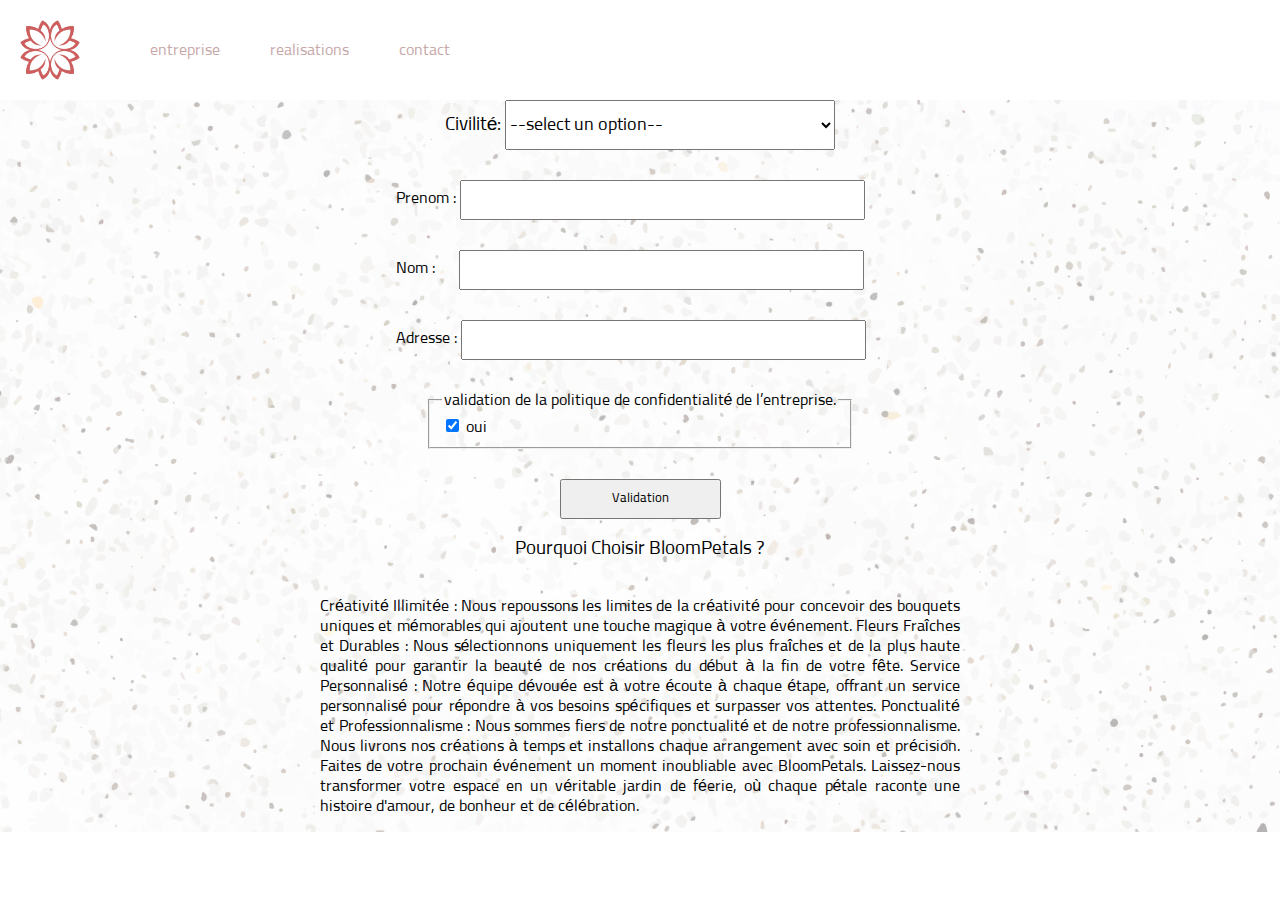
<file: BloomPetal Project/contact.html>
<!DOCTYPE html>
<html lang="fr">
<head>
  <meta charset="UTF-8">
  <meta name="viewport" content="width=device-width, initial-scale=1.0">
  <title>Bloom Petales</title>
  <link rel="stylesheet" href="css/style.css">
</head>
<body>
 
    <header class="head-page">
      <img src="logo/pngtree-blossom-flower-petals-logo-template-illustration-design-png-image_5564419.png" alt="logo du site">

      <nav class="nav">

       <p><a href="http://127.0.0.1:5500/entreprise.html">entreprise</a></p>
       <p><a href="http://127.0.0.1:5500/realisations.html">realisations</a></p>
       <p><a href="http://127.0.0.1:5500/contact.html">contact</a></p>
      </nav>

    </header>
    
<section class="contact">
  <div class="list-dero">
    <label for="select-civilite">Civilité:</label>

    <select name="civilite" id="civilite-select">
      <option value="">--select un option--</option>
      <option value="femme">femme</option>
      <option value="homme">homme</option>
      <option value="autre">autre</option>
    </select>
  </div>

<div class="selecteur">
  <div class="name-select">
    <label for="prenom">Prenom :</label>
    <input type="text" id="prenom" prenom="prenom"/>
  </div>
   <div class="nom-select">
  <label for="nom" id="nom">Nom :</label>
    <input type="text" id="nom" nom="nom"/>
  </div>
  <div class="adresse-select">
    <label for="adresse">Adresse :</label>
    <input type="text" id="adresse" nom="adresse"/>
  </div>
</div>



  <div class="checkbox">
    <fieldset>
      <legend>validation de la politique de confidentialité
        de l’entreprise.</legend>

        <div>
          <input type="checkbox" id="oui" name="oui" checked />
          <label for="oui">oui</label>
        </div>     
  </div>

  <div class="validation-bouton">
    <button>Validation</button>
  </div>

  <div class="contact-discription">
    <h3>Pourquoi Choisir BloomPetals ?</h3>

    <p>Créativité Illimitée : Nous repoussons les limites de la créativité pour concevoir des
      bouquets uniques et mémorables qui ajoutent une touche magique à votre
      événement.
      Fleurs Fraîches et Durables : Nous sélectionnons uniquement les fleurs les plus
      fraîches et de la plus haute qualité pour garantir la beauté de nos créations du début
      à la fin de votre fête.
      Service Personnalisé : Notre équipe dévouée est à votre écoute à chaque étape,
      offrant un service personnalisé pour répondre à vos besoins spécifiques et surpasser
      vos attentes.
      Ponctualité et Professionnalisme : Nous sommes fiers de notre ponctualité et de
      notre professionnalisme. Nous livrons nos créations à temps et installons chaque
      arrangement avec soin et précision.
      Faites de votre prochain événement un moment inoubliable avec BloomPetals. Laissez-nous
      transformer votre espace en un véritable jardin de féerie, où chaque pétale raconte une
      histoire d'amour, de bonheur et de célébration.</p>
  </div>

</section>

</body>
</html>
</file>
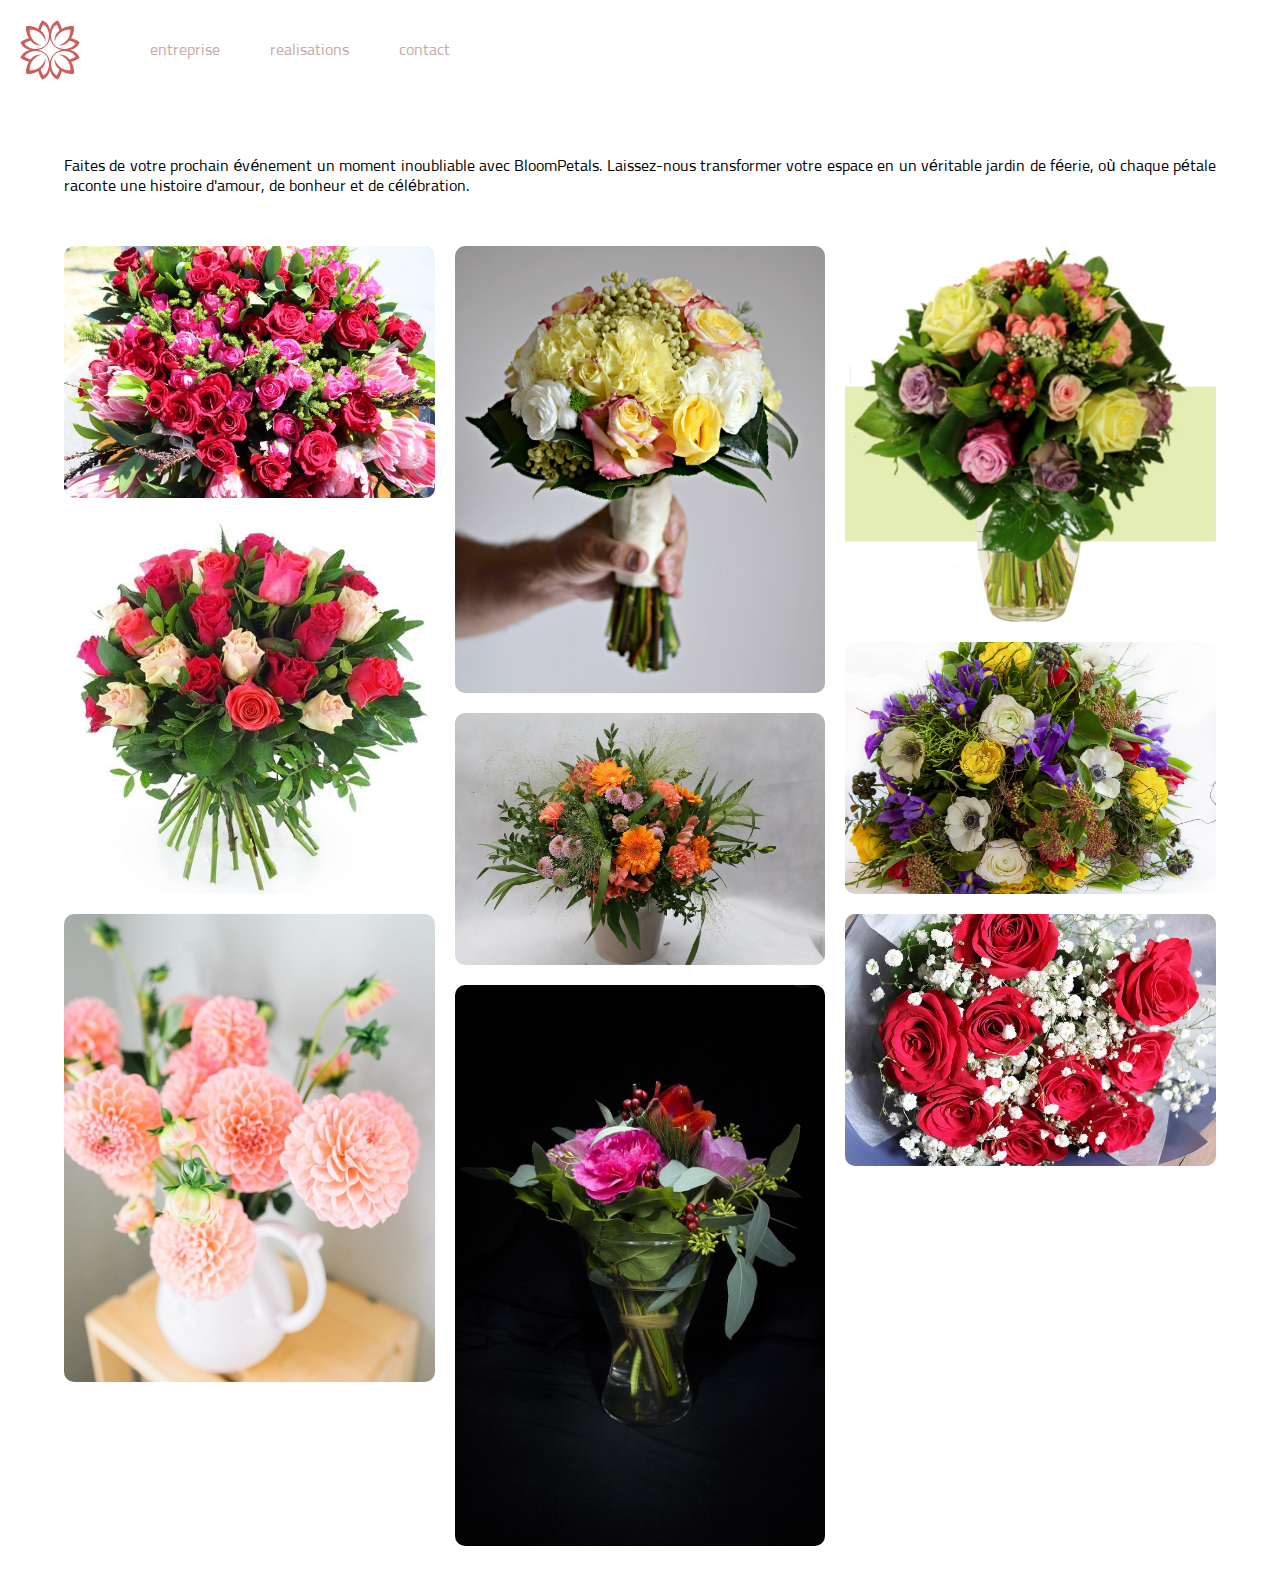
<file: BloomPetal Project/realisations.html>
<!DOCTYPE html>
<html lang="fr">
<head>
  <meta charset="UTF-8">
  <meta name="viewport" content="width=device-width, initial-scale=1.0">
  <title>Bloom Petales</title>
  <link rel="stylesheet" href="css/style.css">
</head>
<body>
 
    <header class="head-page">
      <img src="logo/pngtree-blossom-flower-petals-logo-template-illustration-design-png-image_5564419.png" alt="logo du site">

      <nav class="nav">

       <p><a href="http://127.0.0.1:5500/entreprise.html">entreprise</a></p>
       <p><a href="http://127.0.0.1:5500/realisations.html">realisations</a></p>
       <p><a href="http://127.0.0.1:5500/contact.html">contact</a></p>
      </nav>

    </header>

    <body>
      <div class="container">
        
        <p>Faites de votre prochain événement un moment inoubliable avec BloomPetals. Laissez-nous
          transformer votre espace en un véritable jardin de féerie, où chaque pétale raconte une
          histoire d'amour, de bonheur et de célébration.</p>

      <div class="photo-gallery">
          <div class="column">
            <div class="photo">
              <img src="images/image1.jpg" alt="">
            </div>
            <div class="photo">
              <img src="images/image2.jpg" alt="">
            </div>
            <div class="photo">
              <img src="images/image10.jpg" alt="">
            </div>
          </div>

            <div class="column">
              <div class="photo">
                <img src="images/image11.jpg" alt="">
              </div>
              <div class="photo">
                <img src="images/image5.jpg" alt="">
              </div>
              <div class="photo">
                <img src="images/image6.jpg" alt="">
              </div>
              </div>

              <div class="column">
                <div class="photo">
                  <img src="images/image7.jpg" alt="">
                </div>
                <div class="photo">
                  <img src="images/image8.jpg" alt="">
                </div>
                <div class="photo">
                  <img src="images/image9.jpg" alt="">
                </div>
              </div>

          </div>
      </div>
    </div> 
    <body>
</file>
<file: BloomPetal Project/css/style.css>
@import url('https://fonts.googleapis.com/css2?family=Sunflower&display=swap');

* {
  font-family: "Sunflower", sans-serif;
  font-weight: 300;
  font-style: normal;
}


header.head-page img {
  width: 100px;
  
}

body {
  margin: 0%;
}





section.top-page {
 background: url('../images/colorful-humidity-glass.jpg');
 height: 100vh;
 background-size: cover;
 
}


/* menue de navigation*/ 
header.head-page {
  display: flex;
  align-items: center;
  justify-content: start; 
}

nav.nav {
    display: flex;
    list-style: none;
    justify-content: space-evenly;
    width: 400px;
  
 }

 nav.nav p a {
  color: rgb(199, 168, 168);
  text-decoration: none;
 }


 div.landing-page {
  display: flex;
  flex-direction: column;
  align-items: center;

  h1{
    font-size: 40px;
  }
 }

  div.landing-page p {
    text-align: justify;
    width: 50%; 
    padding-top: 70px;
    font-size: 15px;
    
  }

section.service {
  display: flex;
 
}
  div.service-titre {
    display: flex;
    align-items: center;
    text-align: center;
    background-color:rgb(199, 168, 168) ;
    justify-content: space-around;
    
  }

  div.service-inscription {
    display: flex;
    align-items: center;
    justify-content:center; 
    margin-left: 4px;


    p{
      text-align: center;
      width: 50%;
      font-size: 10px;
      
      }

    ar1{
      margin-left: 200px;
    }  

    ar2{
      margin-left: 200px;
    }  
    ar3{
      margin-left: 200px;
    }  
  }


section.equipe-page {
  background: url('../images/pink-background-with-floral-field-shadow.jpg');
  background-size: cover;
  height: 120vh;
  display: flex;
  flex-direction: column; 
}

  div.discription-page {
    display: flex;
    flex-direction: column;
    align-items: center;
    justify-content: start;
    padding-top: 40px;

    h2{
      font-size: 20px;
    }

    p{
      text-align: center;
      width: 50%;
      font-size: 12px;
      

    }
  }

  
  
  div.photo1 img{
    width: 150px;
  }
  div.photo2 img{
    width: 150px;
  }
  div.photo3 img{
    width: 150px;
  }

  div.lequipe{
    
    display: flex;
    justify-content:space-around;
    align-items: center;
    margin-top: 100px;
    

  }

  .list-dero{
    font-size: larger;
  }
  #civilite-select{
    font-size: large;
    height: 50px;
    width: 330px;
  }

  .selecteur{
    display: flex;
    flex-direction: column;
    justify-content: flex-start;
  }

  #nom{
    margin-right: 20px;
  }

section.contact{
  display: flex;
  flex-direction: column;
  align-items: center;
  justify-content:space-between;
  
  background: url('../images/v690-sasi-02.jpg');
  background-size: cover;
}



.name-select input{
  padding: 10px;
  padding-right: 150px;
}
.nom-select input{
  padding: 10px;
  padding-right: 150px;
}
.adresse-select input{
  padding: 10px;
  padding-right: 150px;
}

div.name-select{
  margin-bottom: 30px;
  margin-top: 30px; 

}

div.nom-select{
  margin-bottom: 30px;
}

div.adresse-select{
  margin-bottom: 30px; 
}

button{
  padding: 10px;
  padding-right: 50px;
  padding-left: 50px;
  margin-top: 30px;
}

div.contact-discription{
  display: flex;
  flex-direction: column;
  align-items: center;

  p{
    text-align: justify;
    width: 50%;
  }
}



/* gallery */

 * .container {
padding: 0;
margin: 0;

p{
  text-align: justify;
  margin-bottom: 50px;

}
}

.container{
  max-width: 1224px;
  width: 90%;
  margin: auto;
  padding: 40px;

}

.photo-gallery{
  display: flex;
  gap: 20px;

}

.column{
  display: flex;
  flex-direction: column;
  gap: 20px
  ;
}

.photo img{
  width: 100%;
  height: 100%;
  border-radius: 10px;
}
</file>
